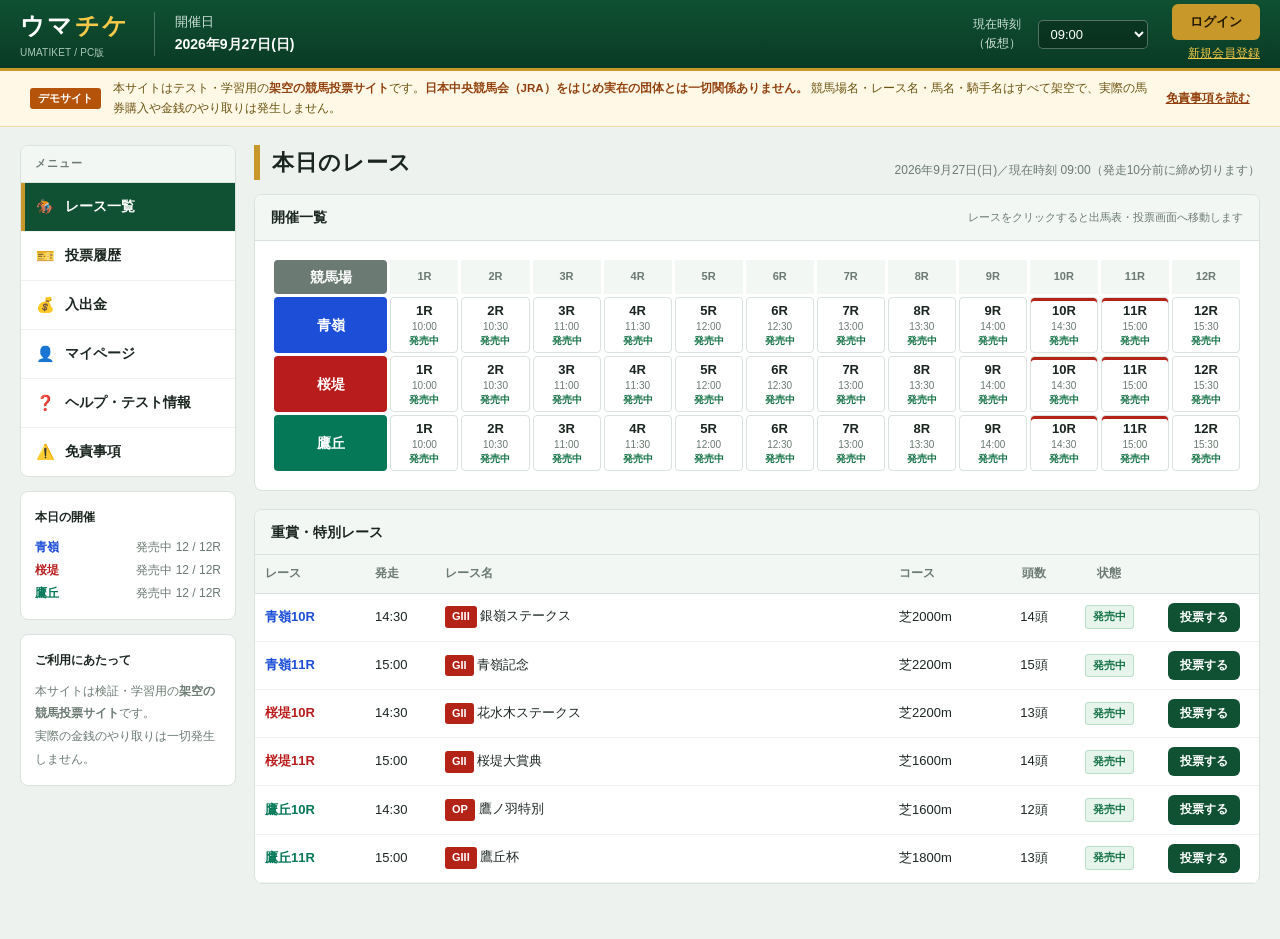
<file: index.html>
<!DOCTYPE html>
<html lang="ja">
<head>
<meta charset="UTF-8">
<meta name="viewport" content="width=device-width, initial-scale=1.0">
<title>ウマチケ | 端末判定</title>
<link rel="icon" href="data:image/svg+xml,<svg xmlns='http://www.w3.org/2000/svg' viewBox='0 0 32 32'><text y='26' font-size='26'>🐎</text></svg>">
<style>
  * { box-sizing: border-box; }
  body {
    margin: 0; min-height: 100vh; display: flex; align-items: center; justify-content: center;
    font-family: "Hiragino Kaku Gothic ProN", "Yu Gothic", Meiryo, sans-serif;
    background: linear-gradient(160deg, #0f2f22 0%, #123d2b 45%, #0b241a 100%);
    color: #fff; padding: 24px;
  }
  .box { width: 100%; max-width: 640px; text-align: center; }
  .logo { font-size: 34px; font-weight: 800; letter-spacing: .12em; }
  .logo span { color: #f7c948; }
  .lead { margin: 10px 0 28px; color: #bcd9c9; font-size: 14px; line-height: 1.8; }
  .spinner {
    width: 44px; height: 44px; margin: 0 auto 18px; border-radius: 50%;
    border: 4px solid rgba(255,255,255,.18); border-top-color: #f7c948;
    animation: spin .9s linear infinite;
  }
  @keyframes spin { to { transform: rotate(360deg); } }
  .detected { font-size: 15px; color: #f7c948; font-weight: 700; margin-bottom: 26px; }
  .grid { display: grid; grid-template-columns: repeat(3, 1fr); gap: 14px; }
  @media (max-width: 560px) { .grid { grid-template-columns: 1fr; } }
  .card {
    display: block; text-decoration: none; color: #fff; padding: 22px 14px; border-radius: 14px;
    background: rgba(255,255,255,.07); border: 1px solid rgba(255,255,255,.16);
    transition: .15s; cursor: pointer;
  }
  .card:hover { background: rgba(247,201,72,.16); border-color: #f7c948; transform: translateY(-3px); }
  .card .ic { font-size: 30px; display: block; margin-bottom: 8px; }
  .card .nm { font-weight: 700; font-size: 15px; }
  .card .sz { font-size: 11px; color: #a9c8b7; margin-top: 4px; }
  .note { margin-top: 26px; font-size: 12px; color: #91ae9f; line-height: 1.9; }
  .note code { background: rgba(0,0,0,.3); padding: 2px 6px; border-radius: 4px; }
  a.plain { color: #f7c948; }
</style>
</head>
<body>
<div class="box">
  <div class="logo">ウマ<span>チケ</span></div>
  <p class="lead">
    競馬投票デモサイト（架空）<br>
    ご利用の端末に合わせて<strong>PC / タブレット / スマートフォン専用画面</strong>へ移動します。
  </p>

  <div id="auto">
    <div class="spinner"></div>
    <div class="detected" id="detected">端末を判定しています…</div>
  </div>

  <div id="select" style="display:none">
    <div class="detected">表示する画面を選択してください</div>
    <div class="grid">
      <a class="card" href="pc/index.html?device=pc" data-device="pc">
        <span class="ic">🖥️</span><span class="nm">PC版</span><span class="sz">幅1280px固定 / サイドメニュー</span>
      </a>
      <a class="card" href="tablet/index.html?device=tablet" data-device="tablet">
        <span class="ic">📱</span><span class="nm">タブレット版</span><span class="sz">幅834px想定 / 上部タブ</span>
      </a>
      <a class="card" href="sp/index.html?device=sp" data-device="sp">
        <span class="ic">📲</span><span class="nm">スマートフォン版</span><span class="sz">幅375px想定 / 下部タブバー</span>
      </a>
    </div>
  </div>

  <p class="note">
    自動判定をやり直す場合は <a class="plain" href="index.html?reset=1">こちら</a>。<br>
    URL に <code>?device=pc</code> / <code>?device=tablet</code> / <code>?device=sp</code> を付けると表示を固定できます。<br>
    本サイトはテスト・学習目的の架空サイトです。実在の競走・団体とは一切関係ありません。
  </p>
</div>

<script src="common/data.js"></script>
<script src="common/bet.js"></script>
<script src="common/store.js"></script>
<script>
(function () {
  var qs = location.search;
  var wantSelect = /[?&]select=1/.test(qs);

  if (/[?&]reset=1/.test(qs)) {
    UmaStore.clearDevice();
  }

  var LABEL = { pc: 'PC版', tablet: 'タブレット版', sp: 'スマートフォン版' };
  var PATH = { pc: 'pc/index.html', tablet: 'tablet/index.html', sp: 'sp/index.html' };

  if (wantSelect) {
    document.getElementById('auto').style.display = 'none';
    document.getElementById('select').style.display = 'block';
    Array.prototype.forEach.call(document.querySelectorAll('.card'), function (a) {
      a.addEventListener('click', function () { UmaStore.setDevice(a.getAttribute('data-device')); });
    });
    return;
  }

  var device = UmaStore.detectDevice();
  document.getElementById('detected').textContent =
    LABEL[device] + ' へ移動します（' + (window.screen ? window.screen.width : window.innerWidth) + 'px）';

  setTimeout(function () { location.replace(PATH[device]); }, 700);
})();
</script>
</body>
</html>
</file>
